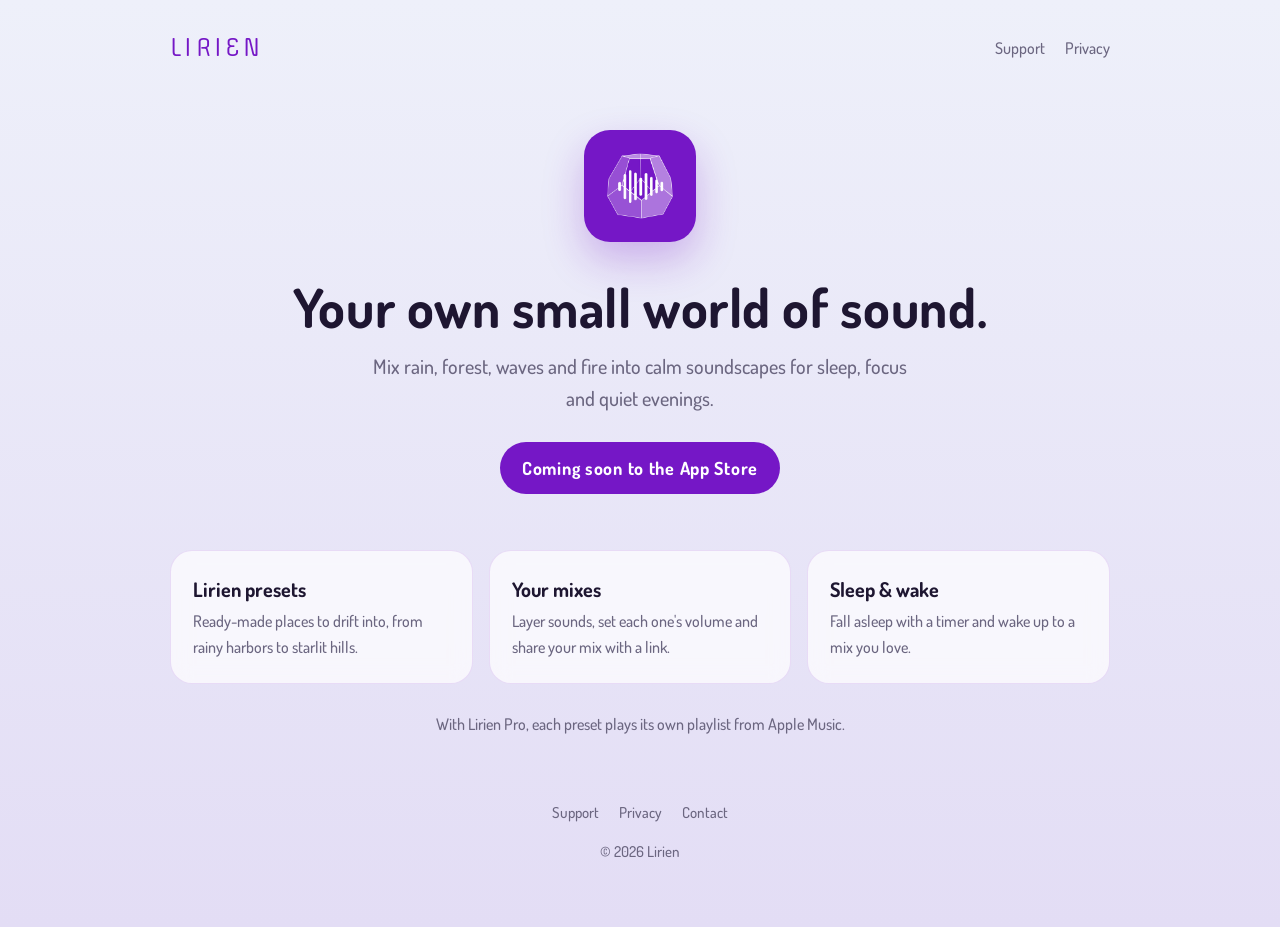
<file: index.html>
<!doctype html>
<html lang="en">
<head>
<meta charset="utf-8">
<meta name="viewport" content="width=device-width, initial-scale=1">
<title>Lirien: Soundscapes</title>
<meta name="description" content="Lirien lets you build calm soundscapes from nature and ambient sounds, and play them together with your music from Apple Music.">
<meta property="og:title" content="Lirien: Soundscapes">
<meta property="og:description" content="Your own small world of sound.">
<meta property="og:image" content="https://lirien.online/assets/icon.png">
<link rel="icon" href="/favicon.png">
<link rel="apple-touch-icon" href="/apple-touch-icon.png">
<style>
  @font-face { font-family: Dosis; src: url(/fonts/Dosis-Medium.ttf) format("truetype"); font-weight: 500; font-display: swap; }
  @font-face { font-family: Dosis; src: url(/fonts/Dosis-Bold.ttf) format("truetype"); font-weight: 700; font-display: swap; }
  @font-face { font-family: Offside; src: url(/fonts/Offside-Regular.ttf) format("truetype"); font-display: swap; }

  :root {
    --bg1: #EEF0FA; --bg2: #E3DDF5;
    --text: #1E1631; --muted: #6B6680; --primary: #7517C6;
    --surface: rgba(255,255,255,.7); --line: rgba(117,23,198,.12);
  }
  @media (prefers-color-scheme: dark) {
    :root {
      --bg1: #120C1D; --bg2: #1B1230;
      --text: #EEEAF8; --muted: #A9A2BE; --primary: #B98CFF;
      --surface: rgba(34,26,53,.75); --line: rgba(185,140,255,.16);
    }
  }
  * { box-sizing: border-box; }
  html { -webkit-text-size-adjust: 100%; background: var(--bg2); }
  body {
    margin: 0; min-height: 100vh; color: var(--text);
    background: linear-gradient(180deg, var(--bg1), var(--bg2));
    font: 500 18px/1.6 Dosis, -apple-system, BlinkMacSystemFont, "Helvetica Neue", sans-serif;
  }
  a { color: var(--primary); text-decoration: none; }
  .wrap { max-width: 980px; margin: 0 auto; padding: 28px 20px 48px; }

  header { display: flex; align-items: center; justify-content: space-between; }
  .brand { font-family: Offside, sans-serif; font-size: 24px; letter-spacing: .14em; color: var(--primary); }
  nav a { color: var(--muted); margin-left: 20px; font-size: 16px; }
  nav a:hover { color: var(--primary); }

  .hero { text-align: center; padding: 64px 0 56px; }
  .icon { width: 112px; height: 112px; border-radius: 26px; box-shadow: 0 18px 40px rgba(117,23,198,.28); }
  h1 { font-weight: 700; font-size: clamp(34px, 6vw, 54px); line-height: 1.1; margin: 28px 0 12px; letter-spacing: .01em; }
  .lead { max-width: 560px; margin: 0 auto; color: var(--muted); font-size: 20px; }
  .badge {
    display: inline-flex; align-items: center; gap: 8px; margin-top: 28px;
    padding: 12px 22px; border-radius: 999px; font-weight: 700; letter-spacing: .04em;
    background: var(--primary); color: #fff;
  }
  @media (prefers-color-scheme: dark) { .badge { color: #1B1230; } }

  .features { display: grid; grid-template-columns: repeat(3, 1fr); gap: 16px; }
  .feature { background: var(--surface); border: 1px solid var(--line); border-radius: 22px; padding: 22px; backdrop-filter: blur(10px); }
  .feature h3 { margin: 0 0 4px; font-size: 20px; font-weight: 700; }
  .feature p { margin: 0; color: var(--muted); font-size: 16px; }
  .music { text-align: center; color: var(--muted); margin: 28px 0 0; font-size: 16px; }

  footer { margin-top: 64px; text-align: center; color: var(--muted); font-size: 15px; }
  footer a { color: var(--muted); margin: 0 10px; }

  @media (max-width: 720px) {
    .hero { padding-top: 44px; }
    .features { grid-template-columns: 1fr; }
  }
</style>
</head>
<body>
<div class="wrap">
  <header>
    <a class="brand" href="/">LIRIEN</a>
    <nav><a href="/support/">Support</a><a href="/privacy/">Privacy</a></nav>
  </header>

  <section class="hero">
    <img class="icon" src="/assets/icon.png" alt="Lirien app icon" width="112" height="112">
    <h1>Your own small world of sound.</h1>
    <p class="lead">Mix rain, forest, waves and fire into calm soundscapes for sleep, focus and quiet evenings.</p>
    <span class="badge">Coming soon to the App Store</span>
  </section>

  <section class="features">
    <div class="feature">
      <h3>Lirien presets</h3>
      <p>Ready-made places to drift into, from rainy harbors to starlit hills.</p>
    </div>
    <div class="feature">
      <h3>Your mixes</h3>
      <p>Layer sounds, set each one's volume and share your mix with a link.</p>
    </div>
    <div class="feature">
      <h3>Sleep &amp; wake</h3>
      <p>Fall asleep with a timer and wake up to a mix you love.</p>
    </div>
  </section>

  <p class="music">With Lirien Pro, each preset plays its own playlist from Apple Music.</p>

  <footer>
    <p><a href="/support/">Support</a><a href="/privacy/">Privacy</a><a href="mailto:support@lirien.online">Contact</a></p>
    <p>© 2026 Lirien</p>
  </footer>
</div>
</body>
</html>
</file>
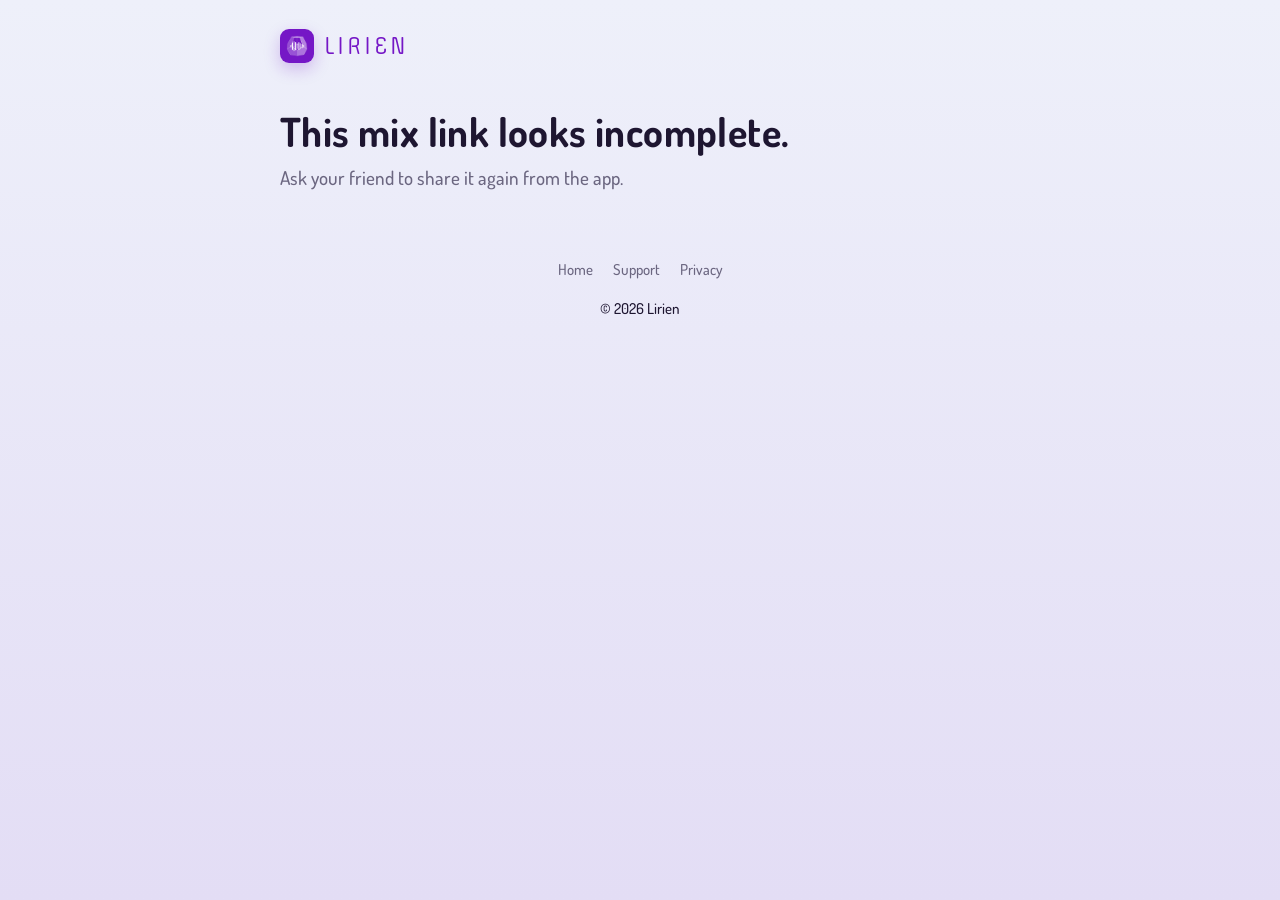
<file: mix/index.html>
<!doctype html>
<html lang="en">
<head>
<meta charset="utf-8">
<meta name="viewport" content="width=device-width, initial-scale=1">
<title>A Lirien mix</title>
<meta name="description" content="Someone shared a soundscape with you. Open it in Lirien.">
<meta property="og:title" content="A Lirien mix">
<meta property="og:description" content="Someone shared a soundscape with you. Open it in Lirien.">
<link rel="stylesheet" href="/style.css">
<link rel="icon" href="/favicon.png">
<link rel="apple-touch-icon" href="/apple-touch-icon.png">
<style>
  .mixname { font-size: 30px; line-height: 1.2; margin: 4px 0 18px; word-break: break-word; }
  .kicker { text-transform: uppercase; letter-spacing: .12em; font-size: 13px; color: var(--muted); }
  .row { display: flex; align-items: center; gap: 14px; padding: 10px 0; border-top: 1px solid var(--line); }
  .row:first-child { border-top: 0; }
  .row span { flex: 1; }
  .bar { width: 90px; height: 6px; border-radius: 3px; background: var(--line); overflow: hidden; }
  .bar i { display: block; height: 100%; background: var(--accent); }
  .btn { display: block; text-align: center; padding: 15px; border-radius: 999px; font-weight: 600; text-decoration: none; margin-top: 12px; }
  .primary { background: var(--accent); color: #fff !important; }
  .secondary { border: 1px solid var(--line); color: var(--accent); }
  @media (prefers-color-scheme: dark) { .primary { color: #1B1230 !important; } }
  .soon { text-align: center; margin-top: 14px; }
  [hidden] { display: none !important; }
  .music { display: flex; align-items: center; justify-content: space-between; gap: 12px; }
  .music a { font-weight: 600; text-decoration: none; }
</style>
</head>
<body>
<div class="wrap">
  <header><a class="brand" href="/">Lirien</a></header>

  <div id="mix" hidden>
    <div class="kicker" data-t="kicker">Shared mix</div>
    <h1 class="mixname" id="name"></h1>
    <div class="card" id="sounds"></div>
    <div class="card music" id="music" hidden>
      <span>🎵 <span data-t="withMusic">With music from Apple Music</span></span>
      <a id="musicLink" target="_blank" rel="noopener" data-t="openMusic">Open</a>
    </div>
    <a class="btn primary" id="open" data-t="open">Open in Lirien</a>
    <a class="btn secondary" id="store" hidden data-t="store">Get Lirien on the App Store</a>
    <p class="muted soon" id="soon" data-t="soon">Lirien is coming soon to the App Store.</p>
  </div>

  <div id="empty" hidden>
    <h1 data-t="emptyTitle">This mix link looks incomplete.</h1>
    <p class="lead" data-t="emptyText">Ask your friend to share it again from the app.</p>
  </div>

  <footer><p><a href="/">Home</a><a href="/support/">Support</a><a href="/privacy/">Privacy</a></p><p>© 2026 Lirien</p></footer>
</div>
<script>
// App Store yayına girince buraya linkini yaz: "https://apps.apple.com/app/id..."
const APP_STORE_URL = "";


const NAMES = {
  "h.cloudspire_pass": "Cloudspire Pass",
  "h.emberwood": "Emberwood",
  "h.sunhaven_bay": "Sunhaven Bay",
  "h.nightcrown": "Nightcrown",
  "h.lantern_library": "Lantern Library",
  "h.hearthhollow": "Hearthhollow",
  "h.stormwatch_cliffs": "Stormwatch Cliffs",
  "h.pawmeadow": "Pawmeadow",
  "h.dawnmere": "Dawnmere",
  "h.dreaming_tower": "Dreaming Tower",
  "h.still_glade": "Still Glade",
  "h.mistwater_quay": "Mistwater Quay",
  "h.slowtide_cove": "Slowtide Cove",
  "h.cradle_moon": "Cradle Moon",
  "h.moonhollow": "Moonhollow",
  "h.starwatch_hill": "Starwatch Hill",
  "h.above_the_clouds": "Cloudspire Pass",
  "h.autumn_red": "Emberwood",
  "h.beach_party": "Sunhaven Bay",
  "h.city_nights": "Nightcrown",
  "h.coffee_and_books": "Lantern Library",
  "h.cozy_winter": "Hearthhollow",
  "h.dark_and_stormy": "Stormwatch Cliffs",
  "h.dog_relaxation": "Pawmeadow",
  "h.good_morning": "Dawnmere",
  "h.lucid_dreaming": "Dreaming Tower",
  "h.meditation": "Still Glade",
  "h.rainy_day": "Mistwater Quay",
  "h.relax_and_unwind": "Slowtide Cove",
  "h.sleep_baby_sleep": "Cradle Moon",
  "h.sleep_well": "Moonhollow",
  "h.star_gazing": "Starwatch Hill",
  "dog_frequencies": "Dog frequencies",
  "dog_frequiencies": "Dog frequencies"
};
const pretty = k => NAMES[k] || (k.charAt(0).toUpperCase() + k.slice(1)).replace(/_/g, " ");

const q = new URLSearchParams(location.search);
const s = (q.get("s") || "").split(",").map(p => p.split(":"))
  .filter(p => p.length === 2 && /^(h\.)?[a-z_]{1,40}$/.test(p[0]) && /^\d{1,3}$/.test(p[1])).slice(0, 24);


if (!s.length) {
  document.getElementById("empty").hidden = false;
} else {
  const name = (q.get("n") || "Lirien").slice(0, 40);
  document.getElementById("name").textContent = name;   // textContent: link içeriği HTML olarak işlenmez
  document.title = name + " · Lirien";
  const box = document.getElementById("sounds");
  s.sort((a, b) => b[1] - a[1]).forEach(([k, v]) => {
    const row = document.createElement("div"); row.className = "row";
    const label = document.createElement("span"); label.textContent = pretty(k);
    const bar = document.createElement("div"); bar.className = "bar";
    const fill = document.createElement("i"); fill.style.width = Math.min(+v, 100) + "%";
    bar.appendChild(fill); row.append(label, bar); box.appendChild(row);
  });
  // Uygulama yüklüyse Universal Link zaten uygulamayı açar; bu düğme yedek yol
  // Mix'le paylaşılan Apple Music bağlantısı (base64url); yalnızca music.apple.com kabul edilir
  const params = { n: name, s: s.map(p => p.join(":")).join(",") };
  const am = q.get("am");
  if (am && /^[A-Za-z0-9_-]{1,420}$/.test(am)) {
    try {
      const b = am.replace(/-/g, "+").replace(/_/g, "/");
      const link = decodeURIComponent(escape(atob(b + "===".slice((b.length + 3) % 4))));
      const u = new URL(link);
      if (u.protocol === "https:" && (u.hostname === "music.apple.com" || u.hostname.endsWith(".music.apple.com"))) {
        document.getElementById("musicLink").href = u.href;
        document.getElementById("music").hidden = false;
        params.am = am;
      }
    } catch (e) {}
  }
  document.getElementById("open").href = "lirien://mix?" + new URLSearchParams(params);
  if (APP_STORE_URL) {
    const st = document.getElementById("store"); st.href = APP_STORE_URL; st.hidden = false;
    document.getElementById("soon").hidden = true;
  }
  document.getElementById("mix").hidden = false;
}
</script>
</body>
</html>
</file>
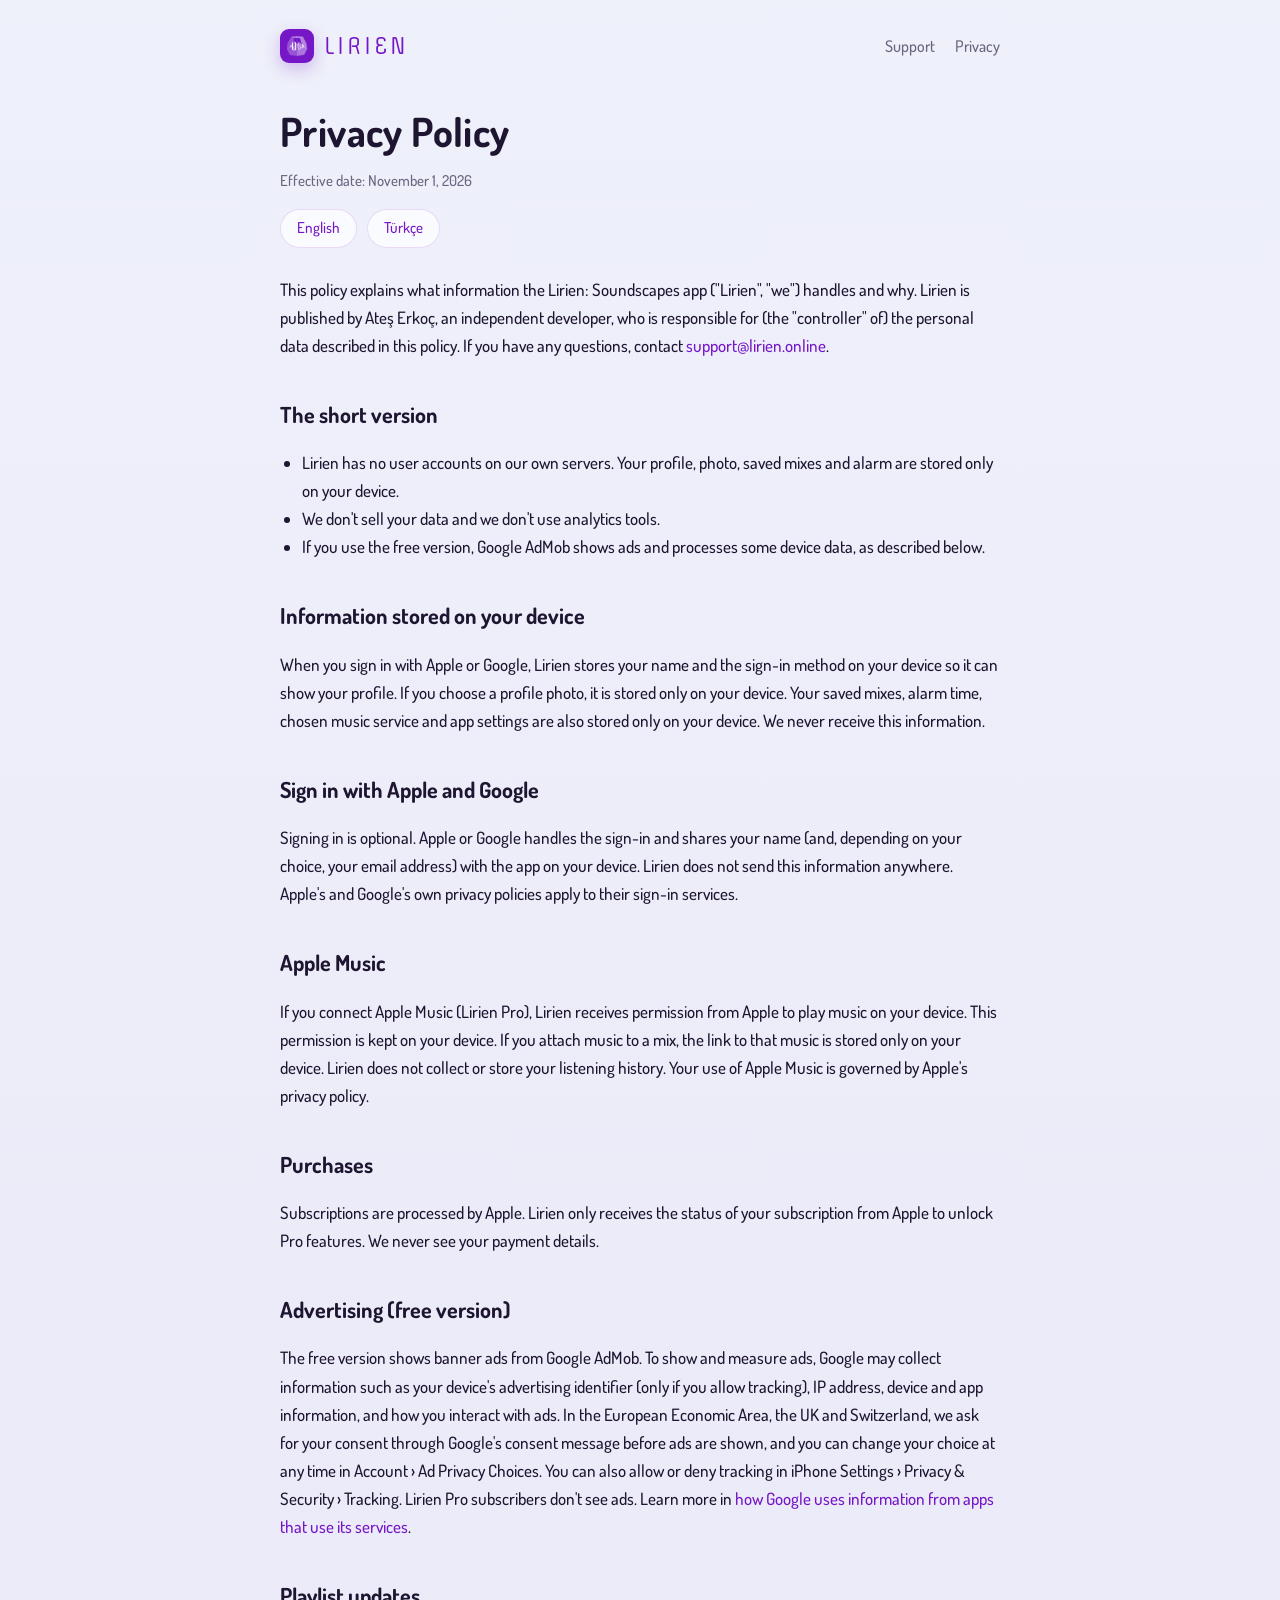
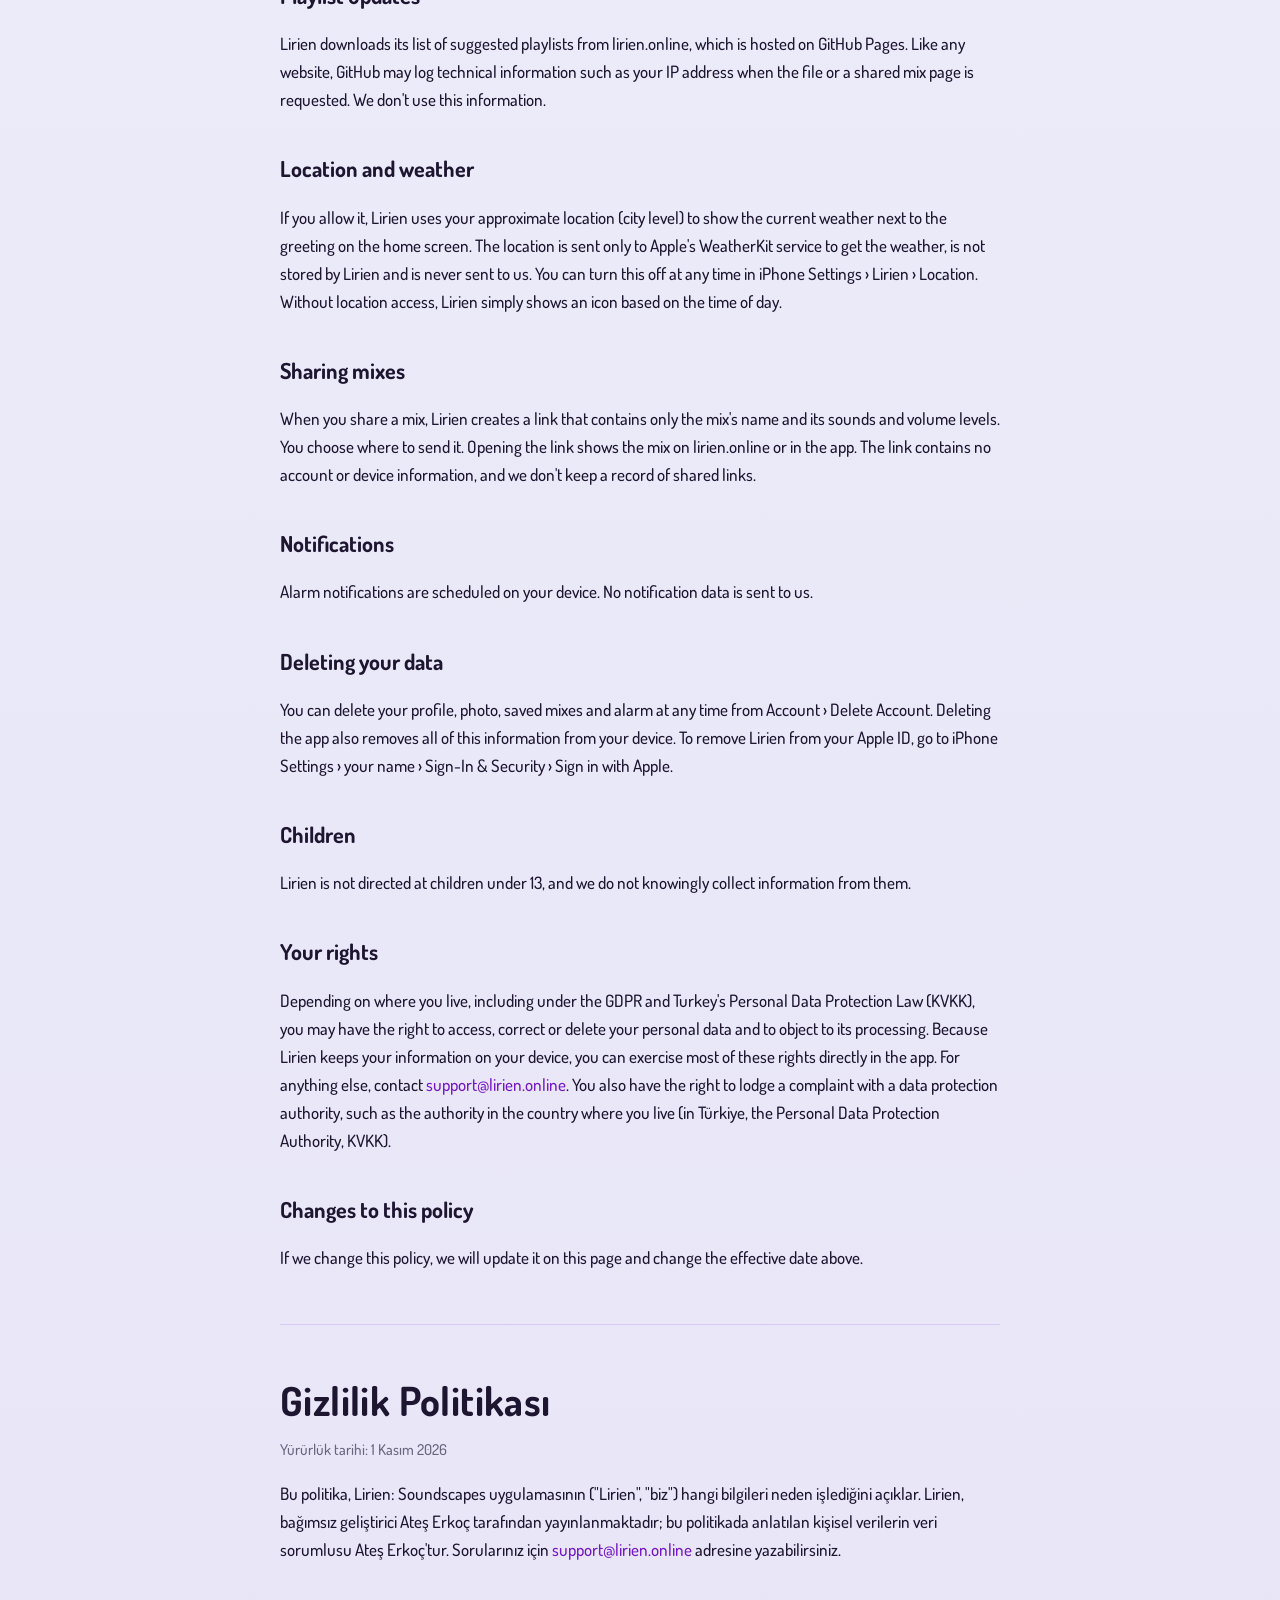
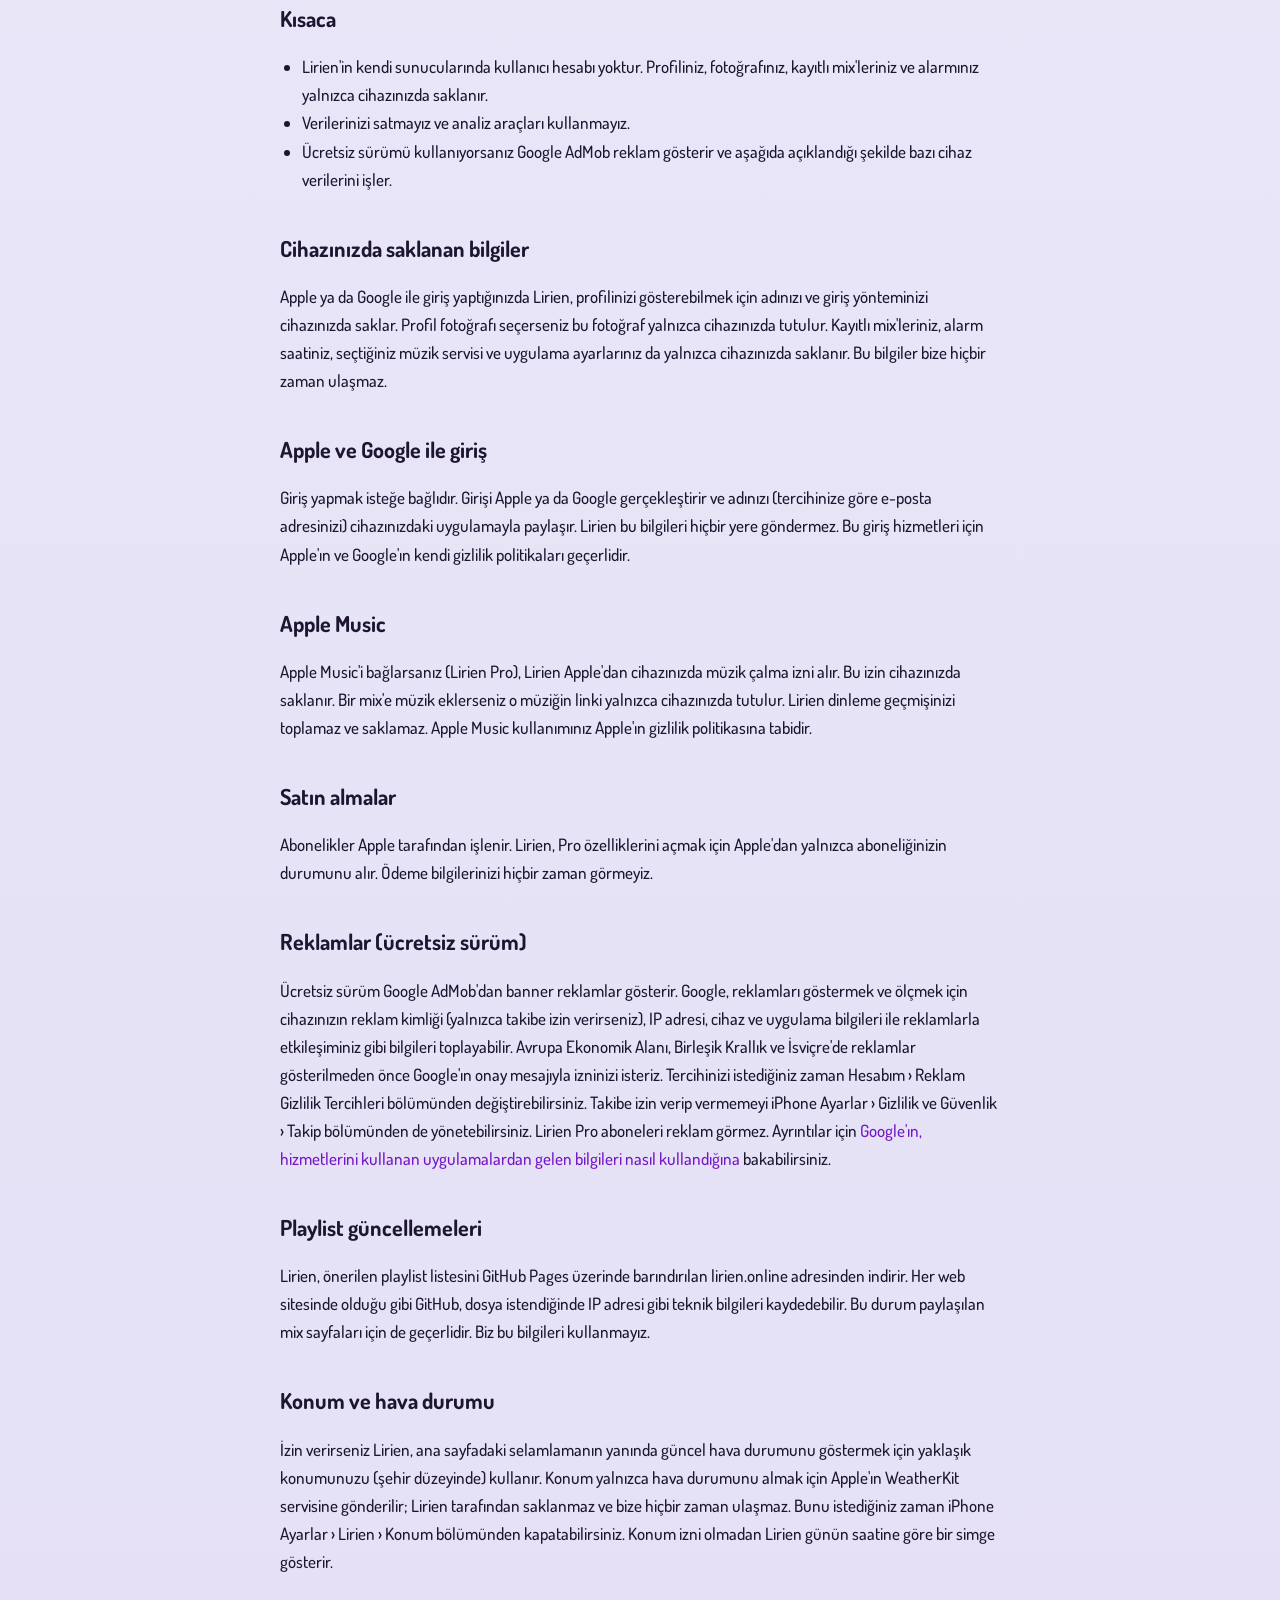
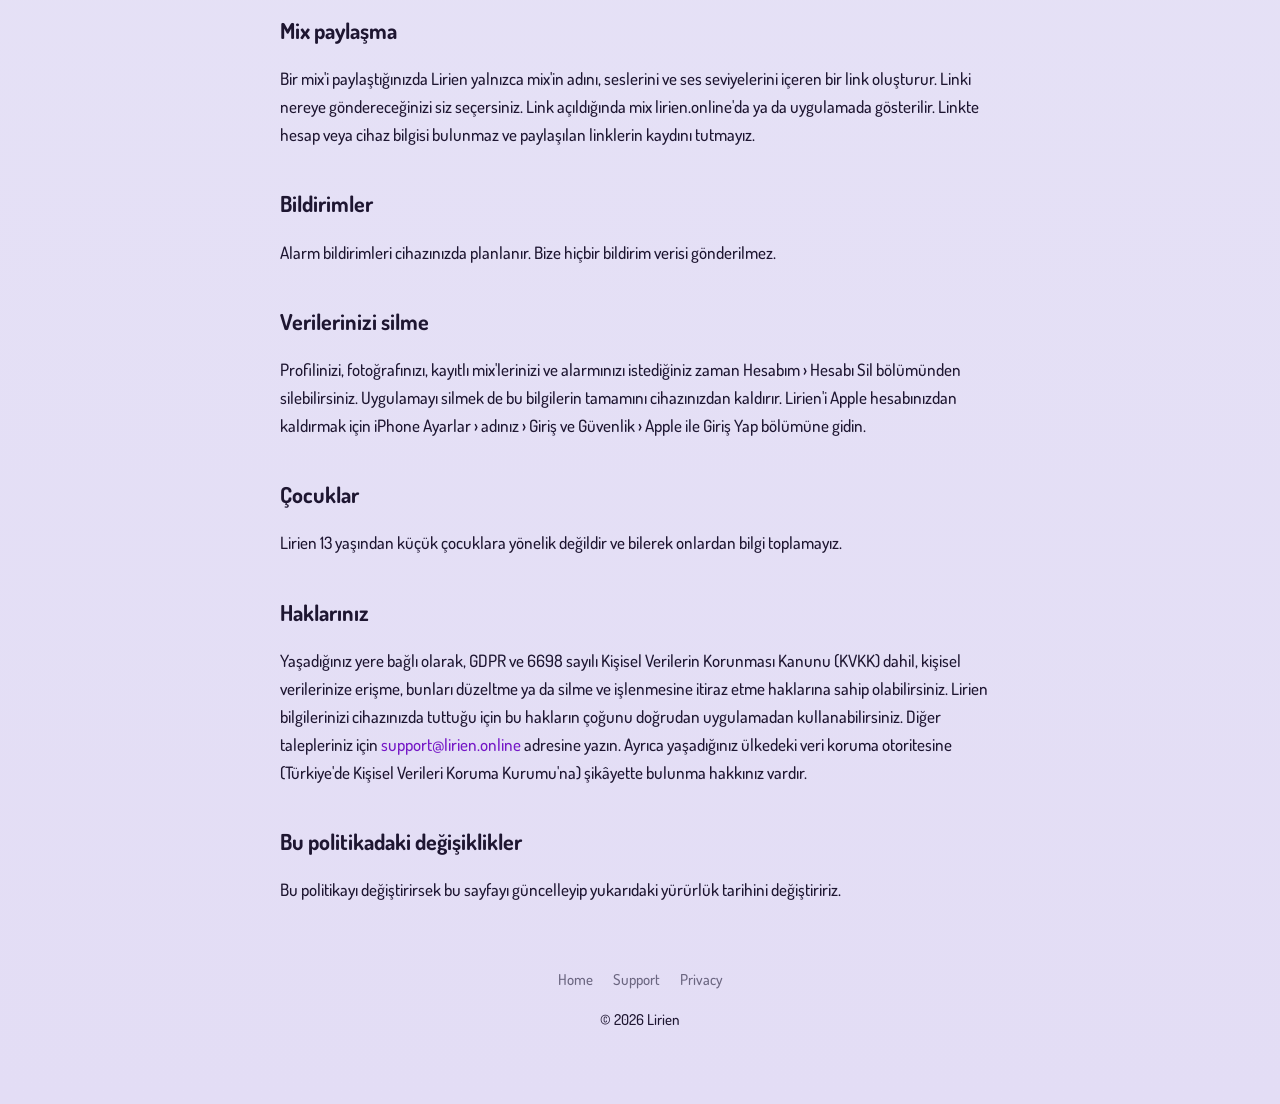
<file: privacy/index.html>
<!doctype html>
<html lang="en">
<head>
<meta charset="utf-8">
<meta name="viewport" content="width=device-width, initial-scale=1">
<title>Lirien Privacy Policy</title>
<link rel="stylesheet" href="/style.css">
<link rel="icon" href="/favicon.png">
<link rel="apple-touch-icon" href="/apple-touch-icon.png">
</head>
<body>
<div class="wrap">
  <header>
    <a class="brand" href="/">Lirien</a>
    <nav><a href="/support/">Support</a><a href="/privacy/">Privacy</a></nav>
  </header>

  <h1>Privacy Policy</h1>
  <p class="muted">Effective date: November 1, 2026</p>
  <div class="lang"><a href="#en">English</a><a href="#tr">Türkçe</a></div>

  <section id="en">
    <p>This policy explains what information the Lirien: Soundscapes app ("Lirien", "we") handles and why. Lirien is published by Ateş Erkoç, an independent developer, who is responsible for (the "controller" of) the personal data described in this policy. If you have any questions, contact <a href="mailto:support@lirien.online">support@lirien.online</a>.</p>

    <h2>The short version</h2>
    <ul>
      <li>Lirien has no user accounts on our own servers. Your profile, photo, saved mixes and alarm are stored only on your device.</li>
      <li>We don't sell your data and we don't use analytics tools.</li>
      <li>If you use the free version, Google AdMob shows ads and processes some device data, as described below.</li>
    </ul>

    <h2>Information stored on your device</h2>
    <p>When you sign in with Apple or Google, Lirien stores your name and the sign-in method on your device so it can show your profile. If you choose a profile photo, it is stored only on your device. Your saved mixes, alarm time, chosen music service and app settings are also stored only on your device. We never receive this information.</p>

    <h2>Sign in with Apple and Google</h2>
    <p>Signing in is optional. Apple or Google handles the sign-in and shares your name (and, depending on your choice, your email address) with the app on your device. Lirien does not send this information anywhere. Apple's and Google's own privacy policies apply to their sign-in services.</p>

    <h2>Apple Music</h2>
    <p>If you connect Apple Music (Lirien Pro), Lirien receives permission from Apple to play music on your device. This permission is kept on your device. If you attach music to a mix, the link to that music is stored only on your device. Lirien does not collect or store your listening history. Your use of Apple Music is governed by Apple's privacy policy.</p>

    <h2>Purchases</h2>
    <p>Subscriptions are processed by Apple. Lirien only receives the status of your subscription from Apple to unlock Pro features. We never see your payment details.</p>

    <h2>Advertising (free version)</h2>
    <p>The free version shows banner ads from Google AdMob. To show and measure ads, Google may collect information such as your device's advertising identifier (only if you allow tracking), IP address, device and app information, and how you interact with ads. In the European Economic Area, the UK and Switzerland, we ask for your consent through Google's consent message before ads are shown, and you can change your choice at any time in Account › Ad Privacy Choices. You can also allow or deny tracking in iPhone Settings › Privacy &amp; Security › Tracking. Lirien Pro subscribers don't see ads. Learn more in <a href="https://policies.google.com/technologies/partner-sites">how Google uses information from apps that use its services</a>.</p>

    <h2>Playlist updates</h2>
    <p>Lirien downloads its list of suggested playlists from lirien.online, which is hosted on GitHub Pages. Like any website, GitHub may log technical information such as your IP address when the file or a shared mix page is requested. We don't use this information.</p>

    <h2>Location and weather</h2>
    <p>If you allow it, Lirien uses your approximate location (city level) to show the current weather next to the greeting on the home screen. The location is sent only to Apple's WeatherKit service to get the weather, is not stored by Lirien and is never sent to us. You can turn this off at any time in iPhone Settings › Lirien › Location. Without location access, Lirien simply shows an icon based on the time of day.</p>

    <h2>Sharing mixes</h2>
    <p>When you share a mix, Lirien creates a link that contains only the mix's name and its sounds and volume levels. You choose where to send it. Opening the link shows the mix on lirien.online or in the app. The link contains no account or device information, and we don't keep a record of shared links.</p>

    <h2>Notifications</h2>
    <p>Alarm notifications are scheduled on your device. No notification data is sent to us.</p>

    <h2>Deleting your data</h2>
    <p>You can delete your profile, photo, saved mixes and alarm at any time from Account › Delete Account. Deleting the app also removes all of this information from your device. To remove Lirien from your Apple ID, go to iPhone Settings › your name › Sign-In &amp; Security › Sign in with Apple.</p>

    <h2>Children</h2>
    <p>Lirien is not directed at children under 13, and we do not knowingly collect information from them.</p>

    <h2>Your rights</h2>
    <p>Depending on where you live, including under the GDPR and Turkey's Personal Data Protection Law (KVKK), you may have the right to access, correct or delete your personal data and to object to its processing. Because Lirien keeps your information on your device, you can exercise most of these rights directly in the app. For anything else, contact <a href="mailto:support@lirien.online">support@lirien.online</a>. You also have the right to lodge a complaint with a data protection authority, such as the authority in the country where you live (in Türkiye, the Personal Data Protection Authority, KVKK).</p>

    <h2>Changes to this policy</h2>
    <p>If we change this policy, we will update it on this page and change the effective date above.</p>
  </section>

  <hr>

  <section id="tr" lang="tr">
    <h1>Gizlilik Politikası</h1>
    <p class="muted">Yürürlük tarihi: 1 Kasım 2026</p>

    <p>Bu politika, Lirien: Soundscapes uygulamasının ("Lirien", "biz") hangi bilgileri neden işlediğini açıklar. Lirien, bağımsız geliştirici Ateş Erkoç tarafından yayınlanmaktadır; bu politikada anlatılan kişisel verilerin veri sorumlusu Ateş Erkoç'tur. Sorularınız için <a href="mailto:support@lirien.online">support@lirien.online</a> adresine yazabilirsiniz.</p>

    <h2>Kısaca</h2>
    <ul>
      <li>Lirien'in kendi sunucularında kullanıcı hesabı yoktur. Profiliniz, fotoğrafınız, kayıtlı mix'leriniz ve alarmınız yalnızca cihazınızda saklanır.</li>
      <li>Verilerinizi satmayız ve analiz araçları kullanmayız.</li>
      <li>Ücretsiz sürümü kullanıyorsanız Google AdMob reklam gösterir ve aşağıda açıklandığı şekilde bazı cihaz verilerini işler.</li>
    </ul>

    <h2>Cihazınızda saklanan bilgiler</h2>
    <p>Apple ya da Google ile giriş yaptığınızda Lirien, profilinizi gösterebilmek için adınızı ve giriş yönteminizi cihazınızda saklar. Profil fotoğrafı seçerseniz bu fotoğraf yalnızca cihazınızda tutulur. Kayıtlı mix'leriniz, alarm saatiniz, seçtiğiniz müzik servisi ve uygulama ayarlarınız da yalnızca cihazınızda saklanır. Bu bilgiler bize hiçbir zaman ulaşmaz.</p>

    <h2>Apple ve Google ile giriş</h2>
    <p>Giriş yapmak isteğe bağlıdır. Girişi Apple ya da Google gerçekleştirir ve adınızı (tercihinize göre e-posta adresinizi) cihazınızdaki uygulamayla paylaşır. Lirien bu bilgileri hiçbir yere göndermez. Bu giriş hizmetleri için Apple'ın ve Google'ın kendi gizlilik politikaları geçerlidir.</p>

    <h2>Apple Music</h2>
    <p>Apple Music'i bağlarsanız (Lirien Pro), Lirien Apple'dan cihazınızda müzik çalma izni alır. Bu izin cihazınızda saklanır. Bir mix'e müzik eklerseniz o müziğin linki yalnızca cihazınızda tutulur. Lirien dinleme geçmişinizi toplamaz ve saklamaz. Apple Music kullanımınız Apple'ın gizlilik politikasına tabidir.</p>

    <h2>Satın almalar</h2>
    <p>Abonelikler Apple tarafından işlenir. Lirien, Pro özelliklerini açmak için Apple'dan yalnızca aboneliğinizin durumunu alır. Ödeme bilgilerinizi hiçbir zaman görmeyiz.</p>

    <h2>Reklamlar (ücretsiz sürüm)</h2>
    <p>Ücretsiz sürüm Google AdMob'dan banner reklamlar gösterir. Google, reklamları göstermek ve ölçmek için cihazınızın reklam kimliği (yalnızca takibe izin verirseniz), IP adresi, cihaz ve uygulama bilgileri ile reklamlarla etkileşiminiz gibi bilgileri toplayabilir. Avrupa Ekonomik Alanı, Birleşik Krallık ve İsviçre'de reklamlar gösterilmeden önce Google'ın onay mesajıyla izninizi isteriz. Tercihinizi istediğiniz zaman Hesabım › Reklam Gizlilik Tercihleri bölümünden değiştirebilirsiniz. Takibe izin verip vermemeyi iPhone Ayarlar › Gizlilik ve Güvenlik › Takip bölümünden de yönetebilirsiniz. Lirien Pro aboneleri reklam görmez. Ayrıntılar için <a href="https://policies.google.com/technologies/partner-sites">Google'ın, hizmetlerini kullanan uygulamalardan gelen bilgileri nasıl kullandığına</a> bakabilirsiniz.</p>

    <h2>Playlist güncellemeleri</h2>
    <p>Lirien, önerilen playlist listesini GitHub Pages üzerinde barındırılan lirien.online adresinden indirir. Her web sitesinde olduğu gibi GitHub, dosya istendiğinde IP adresi gibi teknik bilgileri kaydedebilir. Bu durum paylaşılan mix sayfaları için de geçerlidir. Biz bu bilgileri kullanmayız.</p>

    <h2>Konum ve hava durumu</h2>
    <p>İzin verirseniz Lirien, ana sayfadaki selamlamanın yanında güncel hava durumunu göstermek için yaklaşık konumunuzu (şehir düzeyinde) kullanır. Konum yalnızca hava durumunu almak için Apple'ın WeatherKit servisine gönderilir; Lirien tarafından saklanmaz ve bize hiçbir zaman ulaşmaz. Bunu istediğiniz zaman iPhone Ayarlar › Lirien › Konum bölümünden kapatabilirsiniz. Konum izni olmadan Lirien günün saatine göre bir simge gösterir.</p>

    <h2>Mix paylaşma</h2>
    <p>Bir mix'i paylaştığınızda Lirien yalnızca mix'in adını, seslerini ve ses seviyelerini içeren bir link oluşturur. Linki nereye göndereceğinizi siz seçersiniz. Link açıldığında mix lirien.online'da ya da uygulamada gösterilir. Linkte hesap veya cihaz bilgisi bulunmaz ve paylaşılan linklerin kaydını tutmayız.</p>

    <h2>Bildirimler</h2>
    <p>Alarm bildirimleri cihazınızda planlanır. Bize hiçbir bildirim verisi gönderilmez.</p>

    <h2>Verilerinizi silme</h2>
    <p>Profilinizi, fotoğrafınızı, kayıtlı mix'lerinizi ve alarmınızı istediğiniz zaman Hesabım › Hesabı Sil bölümünden silebilirsiniz. Uygulamayı silmek de bu bilgilerin tamamını cihazınızdan kaldırır. Lirien'i Apple hesabınızdan kaldırmak için iPhone Ayarlar › adınız › Giriş ve Güvenlik › Apple ile Giriş Yap bölümüne gidin.</p>

    <h2>Çocuklar</h2>
    <p>Lirien 13 yaşından küçük çocuklara yönelik değildir ve bilerek onlardan bilgi toplamayız.</p>

    <h2>Haklarınız</h2>
    <p>Yaşadığınız yere bağlı olarak, GDPR ve 6698 sayılı Kişisel Verilerin Korunması Kanunu (KVKK) dahil, kişisel verilerinize erişme, bunları düzeltme ya da silme ve işlenmesine itiraz etme haklarına sahip olabilirsiniz. Lirien bilgilerinizi cihazınızda tuttuğu için bu hakların çoğunu doğrudan uygulamadan kullanabilirsiniz. Diğer talepleriniz için <a href="mailto:support@lirien.online">support@lirien.online</a> adresine yazın. Ayrıca yaşadığınız ülkedeki veri koruma otoritesine (Türkiye'de Kişisel Verileri Koruma Kurumu'na) şikâyette bulunma hakkınız vardır.</p>

    <h2>Bu politikadaki değişiklikler</h2>
    <p>Bu politikayı değiştirirsek bu sayfayı güncelleyip yukarıdaki yürürlük tarihini değiştiririz.</p>
  </section>

  <footer><p><a href="/">Home</a><a href="/support/">Support</a><a href="/privacy/">Privacy</a></p><p>© 2026 Lirien</p></footer>
</div>
</body>
</html>
</file>
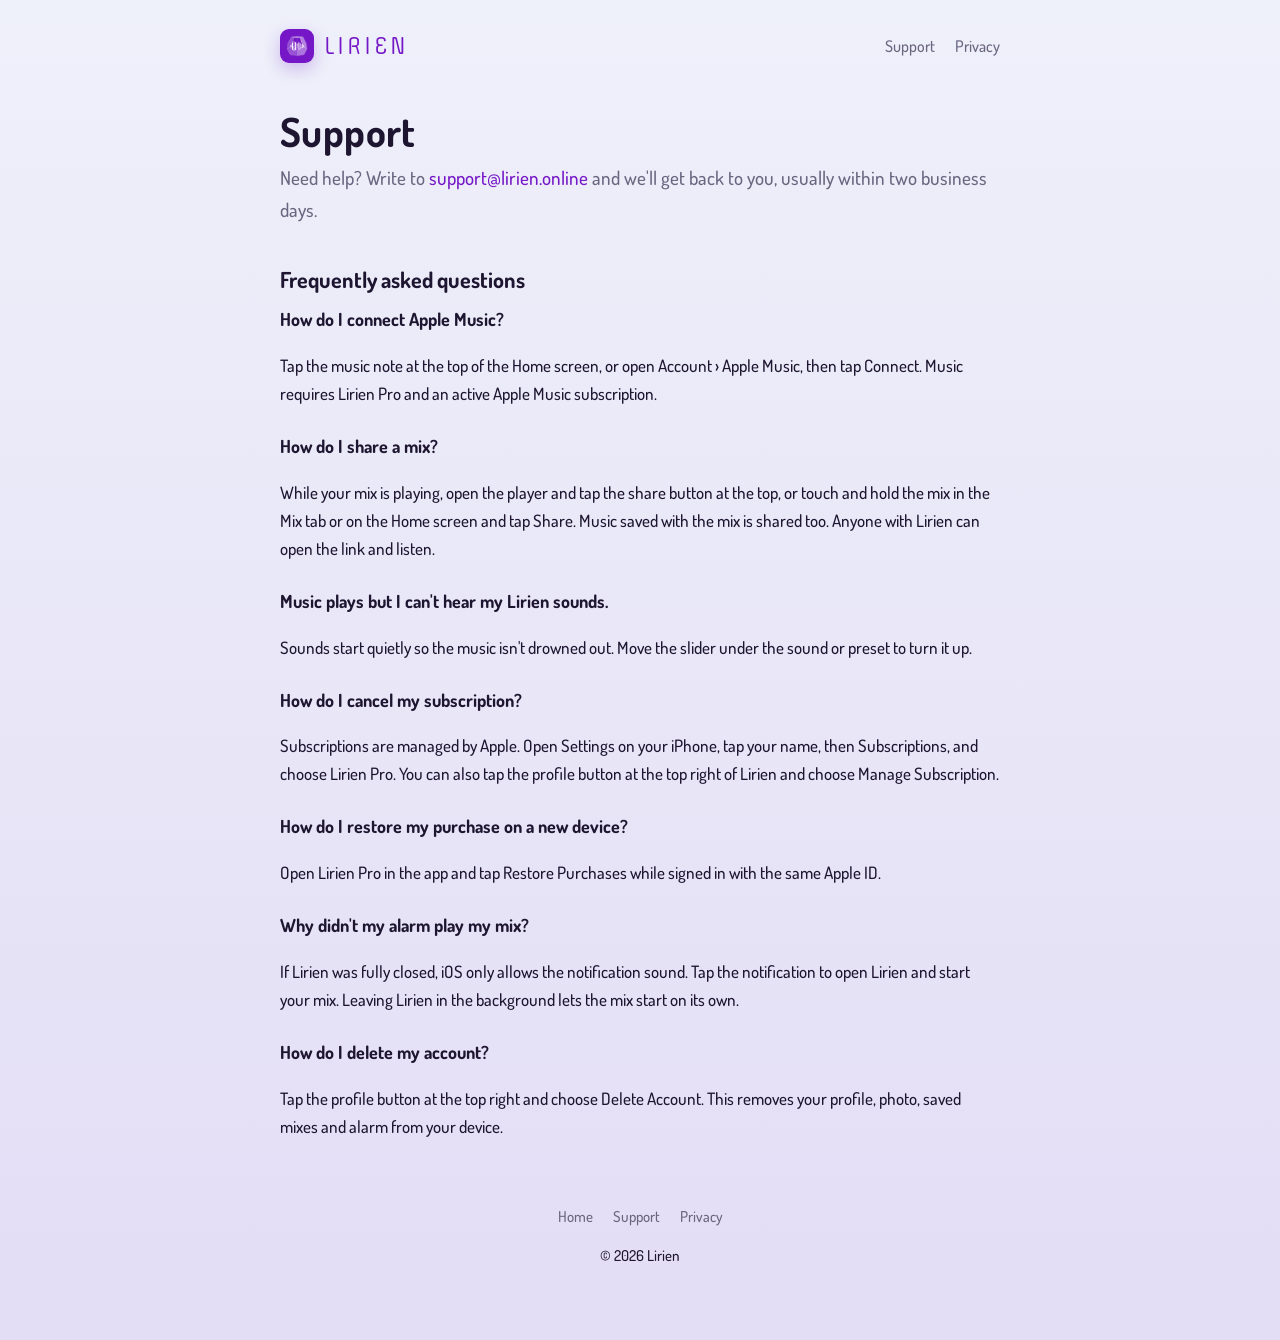
<file: support/index.html>
<!doctype html>
<html lang="en">
<head>
<meta charset="utf-8">
<meta name="viewport" content="width=device-width, initial-scale=1">
<title>Lirien Support</title>
<link rel="stylesheet" href="/style.css">
<link rel="icon" href="/favicon.png">
<link rel="apple-touch-icon" href="/apple-touch-icon.png">
</head>
<body>
<div class="wrap">
  <header>
    <a class="brand" href="/">Lirien</a>
    <nav><a href="/support/">Support</a><a href="/privacy/">Privacy</a></nav>
  </header>

  <h1>Support</h1>

  <section id="en">
    <p class="lead">Need help? Write to <a href="mailto:support@lirien.online">support@lirien.online</a> and we'll get back to you, usually within two business days.</p>

    <h2>Frequently asked questions</h2>
    <h3>How do I connect Apple Music?</h3>
    <p>Tap the music note at the top of the Home screen, or open Account › Apple Music, then tap Connect. Music requires Lirien Pro and an active Apple Music subscription.</p>
    <h3>How do I share a mix?</h3>
    <p>While your mix is playing, open the player and tap the share button at the top, or touch and hold the mix in the Mix tab or on the Home screen and tap Share. Music saved with the mix is shared too. Anyone with Lirien can open the link and listen.</p>
    <h3>Music plays but I can't hear my Lirien sounds.</h3>
    <p>Sounds start quietly so the music isn't drowned out. Move the slider under the sound or preset to turn it up.</p>
    <h3>How do I cancel my subscription?</h3>
    <p>Subscriptions are managed by Apple. Open Settings on your iPhone, tap your name, then Subscriptions, and choose Lirien Pro. You can also tap the profile button at the top right of Lirien and choose Manage Subscription.</p>
    <h3>How do I restore my purchase on a new device?</h3>
    <p>Open Lirien Pro in the app and tap Restore Purchases while signed in with the same Apple ID.</p>
    <h3>Why didn't my alarm play my mix?</h3>
    <p>If Lirien was fully closed, iOS only allows the notification sound. Tap the notification to open Lirien and start your mix. Leaving Lirien in the background lets the mix start on its own.</p>
    <h3>How do I delete my account?</h3>
    <p>Tap the profile button at the top right and choose Delete Account. This removes your profile, photo, saved mixes and alarm from your device.</p>
  </section>

  <footer><p><a href="/">Home</a><a href="/support/">Support</a><a href="/privacy/">Privacy</a></p><p>© 2026 Lirien</p></footer>
</div>
</body>
</html>
</file>
<file: style.css>
/* Lirien sitesi: Destek, Gizlilik ve Mix sayfaları (ana sayfa kendi stilini taşır) */
@font-face { font-family: Dosis; src: url(/fonts/Dosis-Medium.ttf) format("truetype"); font-weight: 500; font-display: swap; }
@font-face { font-family: Dosis; src: url(/fonts/Dosis-Bold.ttf) format("truetype"); font-weight: 700; font-display: swap; }
@font-face { font-family: Offside; src: url(/fonts/Offside-Regular.ttf) format("truetype"); font-display: swap; }

:root {
  --bg1: #EEF0FA; --bg2: #E3DDF5;
  --surface: rgba(255,255,255,.72);
  --text: #1E1631; --muted: #6B6680;
  --accent: #7517C6; --primary: #7517C6;
  --line: rgba(117,23,198,.14);
}
@media (prefers-color-scheme: dark) {
  :root {
    --bg1: #120C1D; --bg2: #1B1230;
    --surface: rgba(34,26,53,.78);
    --text: #EEEAF8; --muted: #A9A2BE;
    --accent: #B98CFF; --primary: #B98CFF;
    --line: rgba(185,140,255,.18);
  }
}
* { box-sizing: border-box; }
html { -webkit-text-size-adjust: 100%; background: var(--bg2); }
body {
  margin: 0; min-height: 100vh; color: var(--text);
  background: linear-gradient(180deg, var(--bg1), var(--bg2));
  font: 500 17px/1.65 Dosis, -apple-system, BlinkMacSystemFont, "Helvetica Neue", sans-serif;
}
a { color: var(--accent); text-decoration: none; }
a:hover { text-decoration: underline; }
.wrap { max-width: 760px; margin: 0 auto; padding: 28px 20px 56px; }

header { display: flex; align-items: center; justify-content: space-between; margin-bottom: 44px; }
.brand {
  display: inline-flex; align-items: center; gap: 10px;
  font-family: Offside, sans-serif; font-size: 22px; letter-spacing: .14em; text-transform: uppercase;
  color: var(--primary); text-decoration: none !important;
}
.brand::before {
  content: ""; width: 34px; height: 34px; border-radius: 9px;
  background: url(/assets/icon.png) center / cover;
  box-shadow: 0 6px 16px rgba(117,23,198,.25);
}
nav a { color: var(--muted); margin-left: 20px; font-size: 16px; }
nav a:hover { color: var(--primary); text-decoration: none; }

h1 { font-weight: 700; font-size: clamp(30px, 5vw, 40px); line-height: 1.15; margin: 0 0 8px; letter-spacing: .01em; }
h2 { font-weight: 700; font-size: 22px; margin: 36px 0 6px; }
h3 { font-weight: 700; font-size: 18px; margin: 24px 0 4px; }
p, li { color: var(--text); }
ul { padding-left: 22px; }
.lead { font-size: 19px; color: var(--muted); margin: 0 0 28px; }
.muted { color: var(--muted); font-size: 15px; }
.card {
  background: var(--surface); border: 1px solid var(--line); border-radius: 22px;
  padding: 22px 24px; margin: 16px 0; backdrop-filter: blur(10px);
}
section > h3:first-of-type { margin-top: 8px; }

.lang { display: flex; gap: 10px; margin: 14px 0 28px; }
.lang a {
  border: 1px solid var(--line); border-radius: 999px; padding: 6px 16px;
  font-size: 15px; background: var(--surface); text-decoration: none;
}
.lang a:hover { border-color: var(--primary); }

hr { border: 0; border-top: 1px solid var(--line); margin: 52px 0; }
footer { margin-top: 64px; text-align: center; color: var(--muted); font-size: 15px; }
footer a { color: var(--muted); margin: 0 10px; }
</file>
